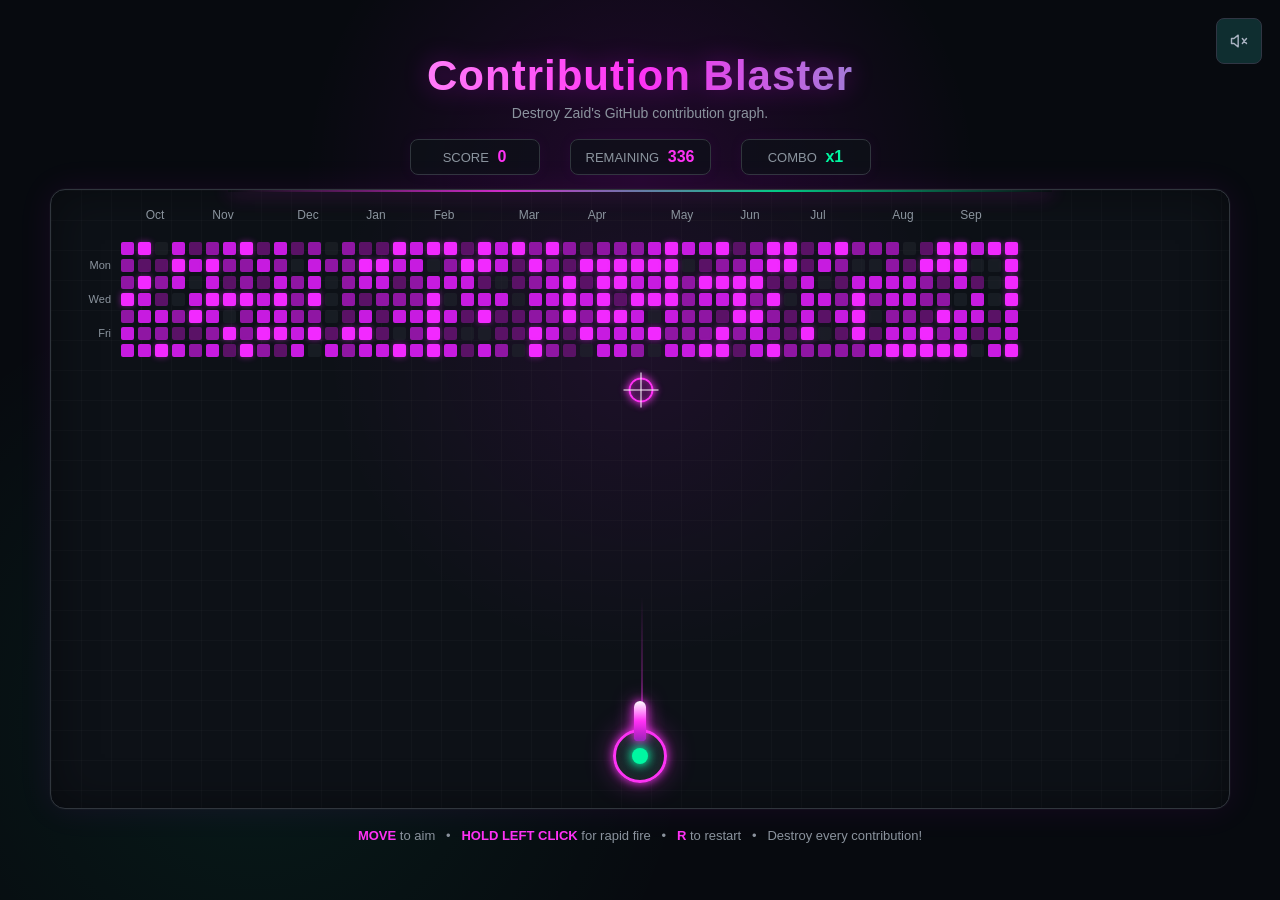
<file: bubble-shooter.html>
<!DOCTYPE html>
<html lang="en">

<head>

<meta charset="UTF-8">

<meta
    name="viewport"
    content="width=device-width, initial-scale=1.0"
>

<title>Zaid's Contribution Blaster</title>


<style>

/* =====================================================
   GLOBAL
===================================================== */

* {
    box-sizing: border-box;
    margin: 0;
    padding: 0;
}

html,
body {
    width: 100%;
    min-height: 100%;
}

body {

    min-height: 100vh;

    background:
        radial-gradient(
            circle at 50% 20%,
            rgba(225, 0, 255, 0.12),
            transparent 35%
        ),
        radial-gradient(
            circle at 20% 80%,
            rgba(0, 247, 161, 0.07),
            transparent 35%
        ),
        #070a0f;

    color: #f0f6fc;

    font-family:
        -apple-system,
        BlinkMacSystemFont,
        "Segoe UI",
        Roboto,
        Arial,
        sans-serif;

    display: flex;

    justify-content: center;
    align-items: center;

    overflow-x: hidden;

    padding: 25px;
}


/* =====================================================
   GAME WRAPPER
===================================================== */

.game-wrapper {

    width: min(1180px, 96vw);

    text-align: center;

}


/* =====================================================
   TITLE
===================================================== */

.title {

    font-size: clamp(26px, 4vw, 42px);

    font-weight: 800;

    letter-spacing: 1px;

    margin-bottom: 5px;

    background:
        linear-gradient(
            90deg,
            #ffffff,
            #ff32f5,
            #00f7a1
        );

    -webkit-background-clip: text;

    background-clip: text;

    color: transparent;

    filter:
        drop-shadow(
            0 0 12px rgba(225, 0, 255, 0.35)
        );

}


.subtitle {

    color: #8b949e;

    margin-bottom: 18px;

    font-size: 14px;

}


/* =====================================================
   HUD
===================================================== */

.game-info {

    display: flex;

    justify-content: center;

    align-items: center;

    flex-wrap: wrap;

    gap: 30px;

    margin-bottom: 14px;

}


.stat {

    min-width: 130px;

    padding: 8px 15px;

    border: 1px solid #30363d;

    border-radius: 8px;

    background:
        rgba(13, 17, 23, 0.75);

    box-shadow:
        0 0 15px rgba(225, 0, 255, 0.05);

    color: #8b949e;

    font-size: 13px;

}


.stat span {

    color: #ff32f5;

    font-weight: 800;

    font-size: 16px;

    margin-left: 5px;

}


#comboValue {

    color: #00f7a1;

}


/* =====================================================
   GAME AREA
===================================================== */

#game {

    position: relative;

    width: 100%;

    height: 620px;

    border: 1px solid #30363d;

    border-radius: 15px;

    background:

        linear-gradient(
            rgba(255,255,255,0.018) 1px,
            transparent 1px
        ),

        linear-gradient(
            90deg,
            rgba(255,255,255,0.018) 1px,
            transparent 1px
        ),

        radial-gradient(
            circle at 50% 25%,
            rgba(225, 0, 255, 0.08),
            transparent 42%
        ),

        #0d1117;

    background-size:
        30px 30px,
        30px 30px,
        auto,
        auto;

    overflow: hidden;

    cursor: none;

    box-shadow:

        0 0 0 1px rgba(255,255,255,0.02),

        0 0 35px rgba(225,0,255,0.08),

        inset 0 0 45px rgba(0,0,0,0.4);

}


/* =====================================================
   TOP GLOW
===================================================== */

#game::before {

    content: "";

    position: absolute;

    top: 0;

    left: 15%;

    width: 70%;

    height: 2px;

    background:
        linear-gradient(
            90deg,
            transparent,
            #ff32f5,
            #00f7a1,
            transparent
        );

    box-shadow:
        0 0 20px #ff32f5;

    opacity: 0.8;

}


/* =====================================================
   MONTH LABELS
===================================================== */

#months {

    position: absolute;

    top: 18px;

    left: 70px;

    height: 25px;

    color: #8b949e;

    font-size: 12px;

    pointer-events: none;

}


.month {

    position: absolute;

    transform:
        translateX(-50%);

}


/* =====================================================
   DAY LABELS
===================================================== */

#days {

    position: absolute;

    top: 52px;

    left: 10px;

    width: 50px;

    color: #8b949e;

    font-size: 11px;

    text-align: right;

    pointer-events: none;

}


.day {

    position: absolute;

    right: 0;

}


/* =====================================================
   CONTRIBUTION GRID
===================================================== */

#grid {

    position: absolute;

    top: 52px;

    left: 70px;

    display: grid;

    grid-template-rows:
        repeat(7, 13px);

    grid-auto-flow: column;

    grid-auto-columns: 13px;

    gap: 4px;

}


.contribution {

    width: 13px;

    height: 13px;

    border-radius: 2px;

    background: #161b22;

    transition:
        opacity 0.15s,
        filter 0.15s;

}


.contribution[data-active="true"] {

    animation:
        contributionGlow
        2.5s
        ease-in-out
        infinite alternate;

}


@keyframes contributionGlow {

    from {

        filter:
            brightness(0.95);

    }

    to {

        filter:
            brightness(1.18);

    }

}


.level-0 {

    background: #21262d;

    opacity: 0.55;

}


.level-1 {

    background: #5a1266;

}


.level-2 {

    background: #8f16a3;

}


.level-3 {

    background: #c71be0;

}


.level-4 {

    background: #f229ff;

    box-shadow:
        0 0 6px rgba(242,41,255,0.45);

}


/* =====================================================
   AIM LINE
===================================================== */

#aimLine {

    position: absolute;

    width: 2px;

    height: 130px;

    background:

        linear-gradient(
            to top,
            rgba(255,50,245,0.85),
            rgba(255,50,245,0.25),
            transparent
        );

    transform-origin:
        bottom center;

    pointer-events: none;

    z-index: 3;

}


/* =====================================================
   SHOOTER
===================================================== */

#shooter {

    position: absolute;

    width: 54px;

    height: 54px;

    left: 50%;

    bottom: 25px;

    transform:
        translateX(-50%);

    border:
        3px solid #ff32f5;

    border-radius: 50%;

    background:

        radial-gradient(
            circle,
            #242b36 0%,
            #161b22 65%,
            #080a0e 100%
        );

    box-shadow:

        0 0 10px rgba(255,50,245,0.9),

        0 0 28px rgba(255,50,245,0.35),

        inset 0 0 10px rgba(255,255,255,0.08);

    z-index: 10;

}


#shooter::before {

    content: "";

    position: absolute;

    width: 12px;

    height: 40px;

    left: 50%;

    top: -31px;

    transform:
        translateX(-50%);

    border-radius:
        8px 8px 3px 3px;

    background:

        linear-gradient(
            to top,
            #a517bb,
            #ff32f5,
            #ffffff
        );

    box-shadow:

        0 0 10px #ff32f5,

        0 0 20px rgba(255,50,245,0.6);

}


#shooter::after {

    content: "";

    position: absolute;

    width: 16px;

    height: 16px;

    left: 50%;

    top: 50%;

    transform:
        translate(-50%, -50%);

    border-radius: 50%;

    background: #00f7a1;

    box-shadow:

        0 0 8px #00f7a1,

        0 0 18px rgba(0,247,161,0.8);

}


/* =====================================================
   BULLET
===================================================== */

.bullet {

    position: absolute;

    width: 12px;

    height: 12px;

    border-radius: 50%;

    background: #ffffff;

    box-shadow:

        0 0 5px #ffffff,

        0 0 12px #ff32f5,

        0 0 24px #ff32f5;

    z-index: 20;

    pointer-events: none;

}


/* =====================================================
   PARTICLES
===================================================== */

.particle {

    position: absolute;

    width: 5px;

    height: 5px;

    border-radius: 50%;

    pointer-events: none;

    z-index: 30;

}


/* =====================================================
   CROSSHAIR
===================================================== */

#crosshair {

    position: absolute;

    width: 25px;

    height: 25px;

    border:
        2px solid #ff32f5;

    border-radius: 50%;

    transform:
        translate(-50%, -50%);

    pointer-events: none;

    z-index: 100;

    box-shadow:

        0 0 8px #ff32f5,

        inset 0 0 8px rgba(255,50,245,0.5);

}


#crosshair::before,
#crosshair::after {

    content: "";

    position: absolute;

    background: #ffffff;

    box-shadow:
        0 0 6px #ff32f5;

}


#crosshair::before {

    width: 35px;

    height: 1px;

    left: -7px;

    top: 10px;

}


#crosshair::after {

    width: 1px;

    height: 35px;

    left: 10px;

    top: -7px;

}


/* =====================================================
   COMPLETION MESSAGE
===================================================== */

#message {

    position: absolute;

    top: 50%;

    left: 50%;

    transform:
        translate(-50%, -50%)
        scale(0.7);

    width: 100%;

    padding: 20px;

    font-size:
        clamp(30px, 5vw, 58px);

    font-weight: 900;

    letter-spacing: 2px;

    color: #ffffff;

    text-shadow:

        0 0 10px #ffffff,

        0 0 20px #ff32f5,

        0 0 40px #ff32f5;

    opacity: 0;

    pointer-events: none;

    z-index: 200;

    transition:
        opacity 0.3s,
        transform 0.3s;

}


#message.show {

    opacity: 1;

    transform:
        translate(-50%, -50%)
        scale(1);

}


/* =====================================================
   INSTRUCTIONS
===================================================== */

.instructions {

    margin-top: 15px;

    color: #8b949e;

    font-size: 13px;

    line-height: 1.8;

}


.instructions strong {

    color: #ff32f5;

}


/* =====================================================
   MOBILE
===================================================== */

@media (max-width: 850px) {

    body {

        padding: 10px;

    }


    #game {

        height: 570px;

    }


    #grid {

        transform:
            scale(0.72);

        transform-origin:
            top left;

    }


    #months {

        display: none;

    }


    #days {

        display: none;

    }


    .game-info {

        gap: 8px;

    }


    .stat {

        min-width: auto;

        padding:
            7px 10px;

    }

}

</style>

<link rel="stylesheet" href="./assets/css/music.css">

</head>


<body>

<button class="music-control game-music-control" type="button" data-music-toggle aria-controls="portfolio-music" aria-label="Play background music" aria-pressed="false" title="Play music — Quiet Worlds">
            <svg viewBox="0 0 24 24" fill="none" stroke="currentColor" stroke-width="1.7" stroke-linecap="round" stroke-linejoin="round" aria-hidden="true" focusable="false">
              <path d="M11 5 6 9H3v6h3l5 4V5Z"></path>
              <path class="music-control__waves" d="M15 8a6 6 0 0 1 0 8M18 5a10 10 0 0 1 0 14"></path>
              <path class="music-control__slash" d="m16 9 5 6m0-6-5 6"></path>
            </svg>
          </button>


<div class="game-wrapper">


    <h1 class="title">
        Contribution Blaster
    </h1>


    <p class="subtitle">
        Destroy Zaid's GitHub contribution graph.
    </p>


    <div class="game-info">


        <div class="stat">

            SCORE

            <span id="score">
                0
            </span>

        </div>


        <div class="stat">

            REMAINING

            <span id="remaining">
                0
            </span>

        </div>


        <div class="stat">

            COMBO

            <span id="comboValue">
                x1
            </span>

        </div>


    </div>


    <div id="game">


        <div id="months"></div>


        <div id="days"></div>


        <div id="grid"></div>


        <div id="aimLine"></div>


        <div id="shooter"></div>


        <div id="crosshair"></div>


        <div id="message">

            GRAPH DESTROYED!

        </div>


    </div>


    <div class="instructions">

        <strong>MOVE</strong>
        to aim

        &nbsp; • &nbsp;

        <strong>HOLD LEFT CLICK</strong>
        for rapid fire

        &nbsp; • &nbsp;

        <strong>R</strong>
        to restart

        &nbsp; • &nbsp;

        Destroy every contribution!

    </div>


</div>


<script>

/* =====================================================
   REFERENCES
===================================================== */

const game =
    document.getElementById("game");

const grid =
    document.getElementById("grid");

const shooter =
    document.getElementById("shooter");

const aimLine =
    document.getElementById("aimLine");

const crosshair =
    document.getElementById("crosshair");

const scoreElement =
    document.getElementById("score");

const remainingElement =
    document.getElementById("remaining");

const comboElement =
    document.getElementById("comboValue");

const message =
    document.getElementById("message");


/* =====================================================
   SETTINGS
===================================================== */

const ROWS = 7;

const COLS = 53;


/*
    Lower number = faster firing.

    90ms gives a fast arcade-style
    continuous fire rate.
*/

const FIRE_RATE = 90;


const BULLET_SPEED = 14;


/* =====================================================
   VARIABLES
===================================================== */

let score = 0;

let remaining = 0;

let mouseX = 0;

let mouseY = 0;

let angle =
    -Math.PI / 2;

let gameFinished = false;

let isFiring = false;

let fireInterval = null;

let combo = 0;

let comboTimer = null;


/* =====================================================
   MONTH LABELS
===================================================== */

const monthData = [

    ["Oct", 2],

    ["Nov", 6],

    ["Dec", 11],

    ["Jan", 15],

    ["Feb", 19],

    ["Mar", 24],

    ["Apr", 28],

    ["May", 33],

    ["Jun", 37],

    ["Jul", 41],

    ["Aug", 46],

    ["Sep", 50]

];


const months =
    document.getElementById("months");


monthData.forEach(
    ([name, column]) => {

        const element =
            document.createElement(
                "span"
            );

        element.className =
            "month";

        element.textContent =
            name;

        element.style.left =
            (column * 17) +
            "px";

        months.appendChild(
            element
        );

    }
);


/* =====================================================
   DAY LABELS
===================================================== */

const days =
    document.getElementById("days");


[

    ["Mon", 17],

    ["Wed", 51],

    ["Fri", 85]

].forEach(

    ([name, y]) => {

        const element =
            document.createElement(
                "div"
            );

        element.className =
            "day";

        element.textContent =
            name;

        element.style.top =
            y + "px";

        days.appendChild(
            element
        );

    }

);


/* =====================================================
   CREATE CONTRIBUTION GRAPH
===================================================== */

function createGraph() {


    /*
        Remove existing bullets,
        particles and temporary effects.
    */

    document
        .querySelectorAll(
            ".bullet, .particle, .temporary-effect"
        )
        .forEach(
            element =>
                element.remove()
        );


    grid.innerHTML = "";


    score = 0;

    remaining = 0;

    combo = 0;

    gameFinished = false;


    scoreElement.textContent =
        "0";

    comboElement.textContent =
        "x1";


    message.classList.remove(
        "show"
    );


    for (
        let column = 0;
        column < COLS;
        column++
    ) {


        for (
            let row = 0;
            row < ROWS;
            row++
        ) {


            const block =
                document.createElement(
                    "div"
                );


            block.classList.add(
                "contribution"
            );


            const random =
                Math.random();


            let level;


            if (random < 0.12) {

                level = 0;

            }


            else if (
                random < 0.30
            ) {

                level = 1;

            }


            else if (
                random < 0.52
            ) {

                level = 2;

            }


            else if (
                random < 0.76
            ) {

                level = 3;

            }


            else {

                level = 4;

            }


            block.classList.add(
                "level-" + level
            );


            block.dataset.active =
                level === 0
                    ? "false"
                    : "true";


            if (level !== 0) {

                remaining++;

            }


            grid.appendChild(
                block
            );

        }

    }


    remainingElement.textContent =
        remaining;

}


/* =====================================================
   INITIAL GRAPH
===================================================== */

createGraph();


/* =====================================================
   MOUSE MOVEMENT
===================================================== */

game.addEventListener(
    "mousemove",
    event => {


        const rect =
            game.getBoundingClientRect();


        mouseX =
            event.clientX -
            rect.left;


        mouseY =
            event.clientY -
            rect.top;


        crosshair.style.left =
            mouseX + "px";


        crosshair.style.top =
            mouseY + "px";


        updateAim();

    }
);


/* =====================================================
   MOUSE ENTER / LEAVE
===================================================== */

game.addEventListener(
    "mouseenter",
    () => {

        crosshair.style.display =
            "block";

    }
);


game.addEventListener(
    "mouseleave",
    () => {

        crosshair.style.display =
            "none";

        stopFiring();

    }
);


/* =====================================================
   AIM
===================================================== */

function updateAim() {


    const gameRect =
        game.getBoundingClientRect();


    const shooterRect =
        shooter.getBoundingClientRect();


    const shooterX =

        shooterRect.left -

        gameRect.left +

        shooterRect.width / 2;


    const shooterY =

        shooterRect.top -

        gameRect.top +

        shooterRect.height / 2;


    const dx =
        mouseX -
        shooterX;


    const dy =
        mouseY -
        shooterY;


    /*
        Prevent downward shooting.
    */

    if (dy > -20) {

        return;

    }


    angle =
        Math.atan2(
            dy,
            dx
        );


    const length =

        Math.min(

            160,

            Math.sqrt(
                dx * dx +
                dy * dy
            )

        );


    aimLine.style.left =
        shooterX + "px";


    aimLine.style.top =
        (
            shooterY -
            length
        ) +
        "px";


    aimLine.style.height =
        length +
        "px";


    aimLine.style.transform =

        "rotate(" +

        (
            angle +
            Math.PI / 2
        ) +

        "rad)";

}


/* =====================================================
   HOLD LEFT CLICK
===================================================== */

game.addEventListener(
    "mousedown",
    event => {


        if (
            event.button !== 0
        ) {

            return;

        }


        startFiring();

    }
);


window.addEventListener(
    "mouseup",
    stopFiring
);


/* =====================================================
   START RAPID FIRE
===================================================== */

function startFiring() {


    if (
        gameFinished ||
        isFiring
    ) {

        return;

    }


    isFiring = true;


    /*
        Fire immediately instead
        of waiting for interval.
    */

    shoot();


    fireInterval =
        setInterval(

            () => {


                if (
                    !gameFinished
                ) {

                    shoot();

                }

            },

            FIRE_RATE

        );

}


/* =====================================================
   STOP RAPID FIRE
===================================================== */

function stopFiring() {


    isFiring = false;


    if (fireInterval) {

        clearInterval(
            fireInterval
        );

    }


    fireInterval = null;

}


/* =====================================================
   TOUCH CONTROLS
===================================================== */

game.addEventListener(

    "touchstart",

    event => {


        event.preventDefault();


        const touch =
            event.touches[0];


        const rect =
            game.getBoundingClientRect();


        mouseX =
            touch.clientX -
            rect.left;


        mouseY =
            touch.clientY -
            rect.top;


        updateAim();


        startFiring();

    },

    {
        passive: false
    }

);


game.addEventListener(

    "touchmove",

    event => {


        event.preventDefault();


        const touch =
            event.touches[0];


        const rect =
            game.getBoundingClientRect();


        mouseX =
            touch.clientX -
            rect.left;


        mouseY =
            touch.clientY -
            rect.top;


        updateAim();

    },

    {
        passive: false
    }

);


game.addEventListener(

    "touchend",

    event => {


        event.preventDefault();


        stopFiring();

    },

    {
        passive: false
    }

);


/* =====================================================
   SHOOT
===================================================== */

function shoot() {


    if (gameFinished) {

        return;

    }


    const gameRect =
        game.getBoundingClientRect();


    const shooterRect =
        shooter.getBoundingClientRect();


    let x =

        shooterRect.left -

        gameRect.left +

        shooterRect.width / 2;


    let y =

        shooterRect.top -

        gameRect.top;


    const bullet =
        document.createElement(
            "div"
        );


    bullet.className =
        "bullet";


    game.appendChild(
        bullet
    );


    let velocityX =

        Math.cos(angle) *

        BULLET_SPEED;


    let velocityY =

        Math.sin(angle) *

        BULLET_SPEED;


    createMuzzleFlash(
        x,
        y
    );


    function animateBullet() {


        x += velocityX;

        y += velocityY;


        /*
            LEFT WALL
        */

        if (x <= 7) {


            x = 7;


            velocityX *= -1;


            createWallSpark(
                x,
                y
            );

        }


        /*
            RIGHT WALL
        */

        if (
            x >=
            game.clientWidth - 7
        ) {


            x =
                game.clientWidth -
                7;


            velocityX *= -1;


            createWallSpark(
                x,
                y
            );

        }


        bullet.style.left =
            (x - 6) +
            "px";


        bullet.style.top =
            (y - 6) +
            "px";


        createTrail(
            x,
            y
        );


        const hit =
            detectCollision(
                x,
                y
            );


        if (hit) {


            destroyContribution(
                hit
            );


            bullet.remove();


            return;

        }


        /*
            Bullet left top of screen.
        */

        if (y < -25) {


            bullet.remove();


            return;

        }


        requestAnimationFrame(
            animateBullet
        );

    }


    animateBullet();

}


/* =====================================================
   BULLET TRAIL
===================================================== */

function createTrail(
    x,
    y
) {


    /*
        Reduce number of particles
        for better performance.
    */

    if (
        Math.random() >
        0.60
    ) {

        return;

    }


    const trail =
        document.createElement(
            "div"
        );


    trail.className =
        "temporary-effect";


    trail.style.position =
        "absolute";


    trail.style.width =
        "4px";


    trail.style.height =
        "4px";


    trail.style.borderRadius =
        "50%";


    trail.style.background =
        "#ff32f5";


    trail.style.boxShadow =
        "0 0 8px #ff32f5";


    trail.style.left =
        (x - 2) +
        "px";


    trail.style.top =
        (y - 2) +
        "px";


    trail.style.pointerEvents =
        "none";


    trail.style.zIndex =
        "15";


    game.appendChild(
        trail
    );


    trail.animate(

        [

            {

                opacity: 0.8,

                transform:
                    "scale(1)"

            },

            {

                opacity: 0,

                transform:
                    "scale(0)"

            }

        ],

        {

            duration: 180,

            easing: "linear"

        }

    );


    setTimeout(

        () =>
            trail.remove(),

        190

    );

}


/* =====================================================
   MUZZLE FLASH
===================================================== */

function createMuzzleFlash(
    x,
    y
) {


    const flash =
        document.createElement(
            "div"
        );


    flash.className =
        "temporary-effect";


    flash.style.position =
        "absolute";


    flash.style.width =
        "24px";


    flash.style.height =
        "24px";


    flash.style.borderRadius =
        "50%";


    flash.style.background =
        "#ffffff";


    flash.style.boxShadow =

        "0 0 15px #ffffff," +

        "0 0 30px #ff32f5";


    flash.style.left =
        (x - 12) +
        "px";


    flash.style.top =
        (y - 12) +
        "px";


    flash.style.pointerEvents =
        "none";


    flash.style.zIndex =
        "30";


    game.appendChild(
        flash
    );


    flash.animate(

        [

            {

                transform:
                    "scale(0.6)",

                opacity: 1

            },

            {

                transform:
                    "scale(2.5)",

                opacity: 0

            }

        ],

        {

            duration: 100,

            easing: "ease-out"

        }

    );


    setTimeout(

        () =>
            flash.remove(),

        110

    );

}


/* =====================================================
   WALL SPARK
===================================================== */

function createWallSpark(
    x,
    y
) {


    for (
        let i = 0;
        i < 4;
        i++
    ) {


        const spark =
            document.createElement(
                "div"
            );


        spark.className =
            "temporary-effect";


        spark.style.position =
            "absolute";


        spark.style.width =
            "3px";


        spark.style.height =
            "3px";


        spark.style.borderRadius =
            "50%";


        spark.style.background =
            "#ffffff";


        spark.style.boxShadow =
            "0 0 8px #ff32f5";


        spark.style.left =
            x + "px";


        spark.style.top =
            y + "px";


        spark.style.pointerEvents =
            "none";


        game.appendChild(
            spark
        );


        const direction =
            Math.random() *
            Math.PI *
            2;


        const distance =
            10 +
            Math.random() *
            15;


        spark.animate(

            [

                {

                    transform:
                        "translate(0,0)",

                    opacity: 1

                },

                {

                    transform:

                        `translate(
                            ${Math.cos(direction) * distance}px,
                            ${Math.sin(direction) * distance}px
                        )`,

                    opacity: 0

                }

            ],

            {

                duration: 180

            }

        );


        setTimeout(

            () =>
                spark.remove(),

            190

        );

    }

}


/* =====================================================
   COLLISION DETECTION
===================================================== */

function detectCollision(
    bulletX,
    bulletY
) {


    const blocks =

        document.querySelectorAll(

            ".contribution[data-active='true']"

        );


    const gameRect =
        game.getBoundingClientRect();


    for (
        const block
        of blocks
    ) {


        const rect =
            block.getBoundingClientRect();


        const left =

            rect.left -

            gameRect.left;


        const right =

            rect.right -

            gameRect.left;


        const top =

            rect.top -

            gameRect.top;


        const bottom =

            rect.bottom -

            gameRect.top;


        if (

            bulletX >=
                left - 7 &&

            bulletX <=
                right + 7 &&

            bulletY >=
                top - 7 &&

            bulletY <=
                bottom + 7

        ) {


            return block;

        }

    }


    return null;

}


/* =====================================================
   DESTROY CONTRIBUTION
===================================================== */

function destroyContribution(
    block
) {


    if (
        block.dataset.active
        !== "true"
    ) {

        return;

    }


    block.dataset.active =
        "false";


    const rect =
        block.getBoundingClientRect();


    const gameRect =
        game.getBoundingClientRect();


    const centerX =

        rect.left -

        gameRect.left +

        rect.width / 2;


    const centerY =

        rect.top -

        gameRect.top +

        rect.height / 2;


    createExplosion(
        centerX,
        centerY
    );


    createShockwave(
        centerX,
        centerY
    );


    screenShake();


    block.animate(

        [

            {

                transform:
                    "scale(1)",

                opacity: 1

            },

            {

                transform:
                    "scale(3) rotate(35deg)",

                opacity: 0

            }

        ],

        {

            duration: 180,

            easing:
                "ease-out"

        }

    );


    setTimeout(

        () => {

            block.style.visibility =
                "hidden";

        },

        170

    );


    /* -----------------
       COMBO
    ----------------- */


    combo++;


    clearTimeout(
        comboTimer
    );


    comboTimer =
        setTimeout(

            () => {

                combo = 0;

                comboElement.textContent =
                    "x1";

            },

            1000

        );


    const multiplier =
        Math.min(
            combo,
            10
        );


    comboElement.textContent =
        "x" +
        multiplier;


    const earned =
        10 *
        multiplier;


    score += earned;


    remaining--;


    scoreElement.textContent =
        score;


    remainingElement.textContent =
        remaining;


    showFloatingScore(

        centerX,

        centerY,

        earned,

        multiplier

    );


    if (
        remaining <= 0
    ) {

        finishGame();

    }

}


/* =====================================================
   EXPLOSION PARTICLES
===================================================== */

function createExplosion(
    x,
    y
) {


    const PARTICLES =
        20;


    const colors = [

        "#ff32f5",

        "#e100ff",

        "#ffffff",

        "#00f7a1",

        "#8f16a3"

    ];


    for (
        let i = 0;
        i < PARTICLES;
        i++
    ) {


        const particle =
            document.createElement(
                "div"
            );


        particle.className =
            "particle";


        const size =
            3 +
            Math.random() *
            5;


        particle.style.width =
            size +
            "px";


        particle.style.height =
            size +
            "px";


        particle.style.left =
            x +
            "px";


        particle.style.top =
            y +
            "px";


        particle.style.background =

            colors[

                Math.floor(

                    Math.random() *

                    colors.length

                )

            ];


        particle.style.boxShadow =

            "0 0 7px " +

            particle.style.background;


        game.appendChild(
            particle
        );


        const particleAngle =

            Math.random() *

            Math.PI *

            2;


        const speed =

            2 +

            Math.random() *

            7;


        let px = x;

        let py = y;

        let opacity = 1;


        function animateParticle() {


            px +=

                Math.cos(
                    particleAngle
                ) *

                speed;


            py +=

                Math.sin(
                    particleAngle
                ) *

                speed;


            opacity -=
                0.045;


            particle.style.left =
                px +
                "px";


            particle.style.top =
                py +
                "px";


            particle.style.opacity =
                opacity;


            if (
                opacity <= 0
            ) {


                particle.remove();


                return;

            }


            requestAnimationFrame(
                animateParticle
            );

        }


        animateParticle();

    }

}


/* =====================================================
   SHOCKWAVE
===================================================== */

function createShockwave(
    x,
    y
) {


    const wave =
        document.createElement(
            "div"
        );


    wave.className =
        "temporary-effect";


    wave.style.position =
        "absolute";


    wave.style.left =
        x +
        "px";


    wave.style.top =
        y +
        "px";


    wave.style.width =
        "10px";


    wave.style.height =
        "10px";


    wave.style.border =
        "2px solid #ff32f5";


    wave.style.borderRadius =
        "50%";


    wave.style.transform =
        "translate(-50%, -50%)";


    wave.style.pointerEvents =
        "none";


    wave.style.zIndex =
        "25";


    game.appendChild(
        wave
    );


    wave.animate(

        [

            {

                width:
                    "10px",

                height:
                    "10px",

                opacity: 1

            },

            {

                width:
                    "65px",

                height:
                    "65px",

                opacity: 0

            }

        ],

        {

            duration: 300,

            easing:
                "ease-out"

        }

    );


    setTimeout(

        () =>
            wave.remove(),

        310

    );

}


/* =====================================================
   SCREEN SHAKE
===================================================== */

function screenShake() {


    game.animate(

        [

            {

                transform:
                    "translate(0,0)"

            },

            {

                transform:
                    "translate(2px,-1px)"

            },

            {

                transform:
                    "translate(-2px,1px)"

            },

            {

                transform:
                    "translate(1px,1px)"

            },

            {

                transform:
                    "translate(0,0)"

            }

        ],

        {

            duration: 90

        }

    );

}


/* =====================================================
   FLOATING SCORE
===================================================== */

function showFloatingScore(

    x,

    y,

    earned,

    multiplier

) {


    const floating =
        document.createElement(
            "div"
        );


    floating.className =
        "temporary-effect";


    floating.style.position =
        "absolute";


    floating.style.left =
        x +
        "px";


    floating.style.top =
        y +
        "px";


    floating.style.color =
        multiplier >= 4
            ? "#00f7a1"
            : "#ffffff";


    floating.style.fontWeight =
        "800";


    floating.style.fontSize =

        multiplier >= 4

            ? "18px"

            : "13px";


    floating.style.textShadow =

        "0 0 10px #ff32f5";


    floating.style.pointerEvents =
        "none";


    floating.style.zIndex =
        "70";


    if (
        multiplier > 1
    ) {


        floating.textContent =

            "+" +

            earned +

            "  x" +

            multiplier;

    }


    else {


        floating.textContent =

            "+" +

            earned;

    }


    game.appendChild(
        floating
    );


    floating.animate(

        [

            {

                transform:
                    "translate(-50%,0) scale(1)",

                opacity: 1

            },

            {

                transform:
                    "translate(-50%,-50px) scale(1.25)",

                opacity: 0

            }

        ],

        {

            duration: 650,

            easing:
                "ease-out"

        }

    );


    setTimeout(

        () =>
            floating.remove(),

        660

    );

}


/* =====================================================
   FINISH GAME
===================================================== */

function finishGame() {


    gameFinished =
        true;


    stopFiring();


    message.textContent =
        "GRAPH DESTROYED!";


    message.classList.add(
        "show"
    );


    createVictoryExplosion();


    setTimeout(

        () => {

            message.textContent =
                "REBUILDING...";

        },

        1700

    );


    setTimeout(

        () => {

            createGraph();

        },

        3000

    );

}


/* =====================================================
   VICTORY EXPLOSION
===================================================== */

function createVictoryExplosion() {


    let explosions = 0;


    const victoryInterval =

        setInterval(

            () => {


                const x =

                    70 +

                    Math.random() *

                    (
                        game.clientWidth -
                        140
                    );


                const y =

                    60 +

                    Math.random() *

                    300;


                createExplosion(
                    x,
                    y
                );


                createShockwave(
                    x,
                    y
                );


                explosions++;


                if (
                    explosions >= 20
                ) {


                    clearInterval(
                        victoryInterval
                    );

                }

            },

            75

        );

}


/* =====================================================
   R = MANUAL RESET
===================================================== */

window.addEventListener(

    "keydown",

    event => {


        if (

            event.key.toLowerCase()
            === "r"

        ) {


            stopFiring();


            createGraph();

        }

    }

);


/* =====================================================
   INITIAL AIM
===================================================== */

setTimeout(

    () => {


        const rect =
            game.getBoundingClientRect();


        mouseX =
            rect.width / 2;


        mouseY =
            200;


        crosshair.style.left =
            mouseX +
            "px";


        crosshair.style.top =
            mouseY +
            "px";


        updateAim();

    },

    100

);

</script>


  <audio id="portfolio-music" data-background-music loop preload="auto">
    <source src="./assets/audio/quiet-worlds.mp3" type="audio/mpeg">
  </audio>
  <span class="music-status" data-music-status role="status" aria-live="polite" aria-atomic="true"></span>
  <script src="./assets/js/music.js" defer></script>
</body>

</html>
</file>
<file: assets/css/music.css>
/* Music control shares the portfolio navbar's dimensions and theme colours. */
.hud-nav__controls {
  display: flex;
  align-items: stretch;
  flex: 0 0 auto;
  margin-left: auto;
}

.hud-nav__controls .theme-switcher { margin-left: 0; }

.music-control {
  position: relative;
  display: flex;
  align-items: center;
  justify-content: center;
  flex: 0 0 auto;
  width: 46px;
  min-width: 46px;
  min-height: 46px;
  padding: 0;
  border: 0;
  border-left: 1px solid var(--stone, #303644);
  border-radius: 0;
  color: var(--ink-2, #aab3c2);
  background: color-mix(in srgb, var(--grass, #00f7a1) 10%, var(--panel, #111823));
  cursor: pointer;
  transition: color 180ms ease, background-color 180ms ease;
}

.music-control:hover,
.music-control:focus-visible {
  color: var(--grass, #00f7a1);
  background: color-mix(in srgb, var(--grass, #00f7a1) 22%, var(--panel, #111823));
  box-shadow: inset 0 0 0 1px var(--grass, #00f7a1);
}

.music-control:focus-visible { outline: 2px solid var(--grass, #00f7a1); outline-offset: -3px; }
.music-control svg { width: 20px; height: 20px; flex-shrink: 0; }
.music-control__waves { display: none; }
.music-control.is-playing { color: var(--grass, #00f7a1); }
.music-control.is-playing .music-control__waves { display: block; }
.music-control.is-playing .music-control__slash { display: none; }

.music-status {
  position: absolute;
  width: 1px;
  height: 1px;
  padding: 0;
  margin: -1px;
  overflow: hidden;
  clip: rect(0, 0, 0, 0);
  white-space: nowrap;
  border: 0;
}

@media (max-width: 1023px) {
  .music-control { width: 44px; min-width: 44px; }
}

@media (max-width: 767px) {
  .hud-nav__list { flex-wrap: nowrap; justify-content: space-evenly; }
  .hud-nav__link { font-size: clamp(6px, 1.65vw, 9px); padding: 18px 5px; }
}

@media (max-width: 479px) {
  .music-control,
  .hud-nav__controls .theme-switcher__btn { width: 40px; min-width: 40px; }
}

/* The standalone contribution game uses the same music preference. */
.game-music-control {
  position: fixed;
  top: 18px;
  right: 18px;
  z-index: 50;
  height: 44px;
  border: 1px solid #303644;
  border-radius: 8px;
}

@media (prefers-reduced-motion: reduce) {
  .music-control { transition: none; }
}
</file>
